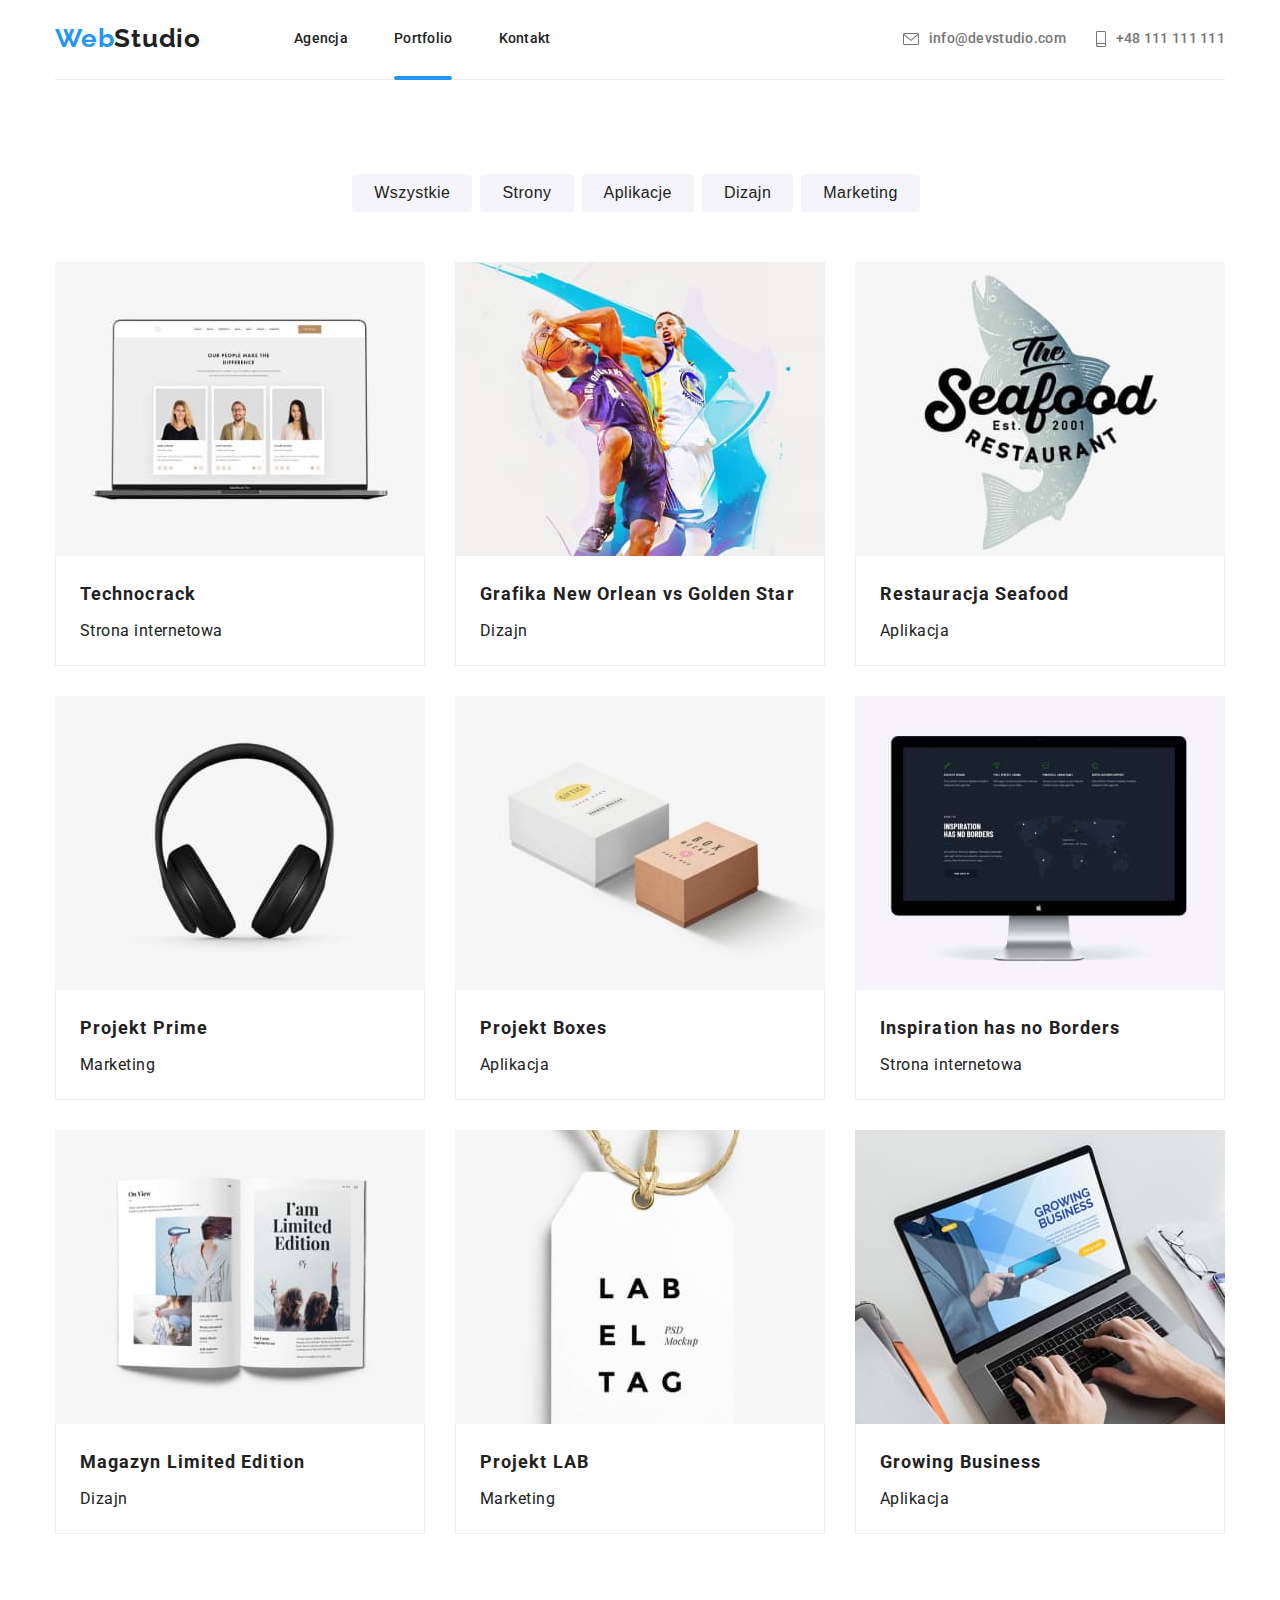
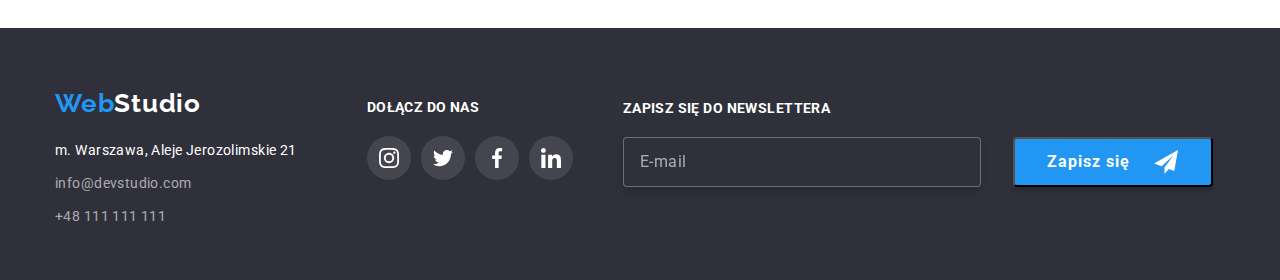
<file: portfolio.html>
<!DOCTYPE html>
<html lang="pl">
  <head>
    <meta charset="UTF-8" />
    <meta http-equiv="X-UA-Compatible" content="IE=edge" />
    <meta name="viewport" content="width=device-width, initial-scale=1.0" />
    <title>portfolio</title>
    <link
      rel="stylesheet"
      href="https://cdnjs.cloudflare.com/ajax/libs/modern-normalize/1.1.0/modern-normalize.min.css"
      integrity="sha512-wpPYUAdjBVSE4KJnH1VR1HeZfpl1ub8YT/NKx4PuQ5NmX2tKuGu6U/JRp5y+Y8XG2tV+wKQpNHVUX03MfMFn9Q=="
      crossorigin="anonymous"
      referrerpolicy="no-referrer"
    />
    <link rel="preconnect" href="https://fonts.googleapis.com" />
    <link rel="preconnect" href="https://fonts.gstatic.com" crossorigin />
    <link
      href="https://fonts.googleapis.com/css2?family=Raleway:wght@700&family=Roboto:wght@400;500;700;900&display=swap"
      rel="stylesheet"
    />
    <link rel="stylesheet" href="./css/main.min.css" />
  </head>
  <body>
    <header>
      <!--Menu-->
      <div class="container">
        <div class="top-line-partition">
          <div class="top-line-partition__left-side">
            <section class="webstudio">
              <a class="webstudio__link" href="./index.html">
                <h3 class="webstudio__link-web-name">
                  Web<span class="webstudio__link--highlight">Studio</span>
                </h3>
              </a>
            </section>
            <nav>
              <ul class="top-line-menu-list">
                <li>
                  <a class="top-line-menu-list__link" href="./index.html"
                    >Agencja</a
                  >
                </li>
                <li>
                  <a
                    class="top-line-menu-list__link top-line-menu-list__link--isactive"
                    href="./portfolio.html"
                    >Portfolio</a
                  >
                </li>
                <li>
                  <a class="top-line-menu-list__link" href="#">Kontakt</a>
                </li>
              </ul>
            </nav>
          </div>
          <div class="top-line-partition__right-side">
            <section class="top-line-contacts">
              <a
                class="top-line-contacts__link"
                href="mailto:info@devstudio.com"
              >
                <svg
                  class="top-line-contacts__link-icon"
                  width="16"
                  height="12"
                >
                  <use href="./images/icons.svg#icon-envelope"></use>
                </svg>
                info@devstudio.com
              </a>
              <a class="top-line-contacts__link" href="tel:+48111111111">
                <svg
                  class="top-line-contacts__link-icon"
                  width="10"
                  height="16"
                >
                  <use href="./images/icons.svg#icon-smartphone"></use>
                </svg>
                +48 111 111 111
              </a>
            </section>
          </div>
        </div>
      </div>
    </header>
    <main>
      <!--filtes-->
      <section class="section">
        <div class="container">
          <ul class="filters">
            <li>
              <button class="filters__btn" type="button">Wszystkie</button>
            </li>
            <li><button class="filters__btn" type="button">Strony</button></li>
            <li>
              <button class="filters__btn" type="button">Aplikacje</button>
            </li>
            <li><button class="filters__btn" type="button">Dizajn</button></li>
            <li>
              <button class="filters__btn" type="button">Marketing</button>
            </li>
          </ul>

          <!--projects-->
          <div class="projects">
            <ul class="projects-list">
              <li class="projects-list__card">
                <a href="#">
                  <figure>
                    <div class="projects-list__card-box">
                      <img
                        class="projects-list__card-img"
                        src="./images/portfolio/portfolio1.jpg"
                        alt="three individual photos of people"
                        width="370"
                        height="294"
                      />
                      <div class="projects-list__card-overlay">
                        <p>
                          Technocrack jest popularną platformą wykorzystywaną do
                          rozpowszechniania koronawirusa. Firmy wykorzystują tę
                          platformę do celów szpiegowskich i ataków na
                          niezabezpieczone serwery konkurencji
                        </p>
                      </div>
                    </div>

                    <figcaption class="projects-list__card-info">
                      <h3 class="projects-list__card-name">Technocrack</h3>
                      <p class="projects-list__card-category-name">
                        Strona internetowa
                      </p>
                    </figcaption>
                  </figure>
                </a>
              </li>

              <li class="projects-list__card">
                <a href="#">
                  <figure>
                    <div class="projects-list__card-box">
                      <img
                        class="projects-list__card-img"
                        src="./images/portfolio/portfolio2.jpg"
                        alt="basketball players fight for the ball"
                        width="370"
                        height="294"
                      />

                      <div class="projects-list__card-overlay">
                        <p>
                          Technocrack jest popularną platformą wykorzystywaną do
                          rozpowszechniania koronawirusa. Firmy wykorzystują tę
                          platformę do celów szpiegowskich i ataków na
                          niezabezpieczone serwery konkurencji
                        </p>
                      </div>
                    </div>
                    <figcaption class="projects-list__card-info">
                      <h3 class="projects-list__card-name">
                        Grafika New Orlean vs Golden Star
                      </h3>
                      <p class="projects-list__card-category-name">Dizajn</p>
                    </figcaption>
                  </figure>
                </a>
              </li>

              <li class="projects-list__card">
                <a href="#">
                  <figure>
                    <div class="projects-list__card-box">
                      <img
                        class="projects-list__card-img"
                        src="./images/portfolio/portfolio3.jpg"
                        alt="the inscription seafood restaurant on the background of fish"
                        width="370"
                        height="294"
                      />
                      <div class="projects-list__card-overlay">
                        <p>
                          Technocrack jest popularną platformą wykorzystywaną do
                          rozpowszechniania koronawirusa. Firmy wykorzystują tę
                          platformę do celów szpiegowskich i ataków na
                          niezabezpieczone serwery konkurencji
                        </p>
                      </div>
                    </div>
                    <figcaption class="projects-list__card-info">
                      <h3 class="projects-list__card-name">
                        Restauracja Seafood
                      </h3>
                      <p class="projects-list__card-category-name">Aplikacja</p>
                    </figcaption>
                  </figure>
                </a>
              </li>

              <li class="projects-list__card">
                <a href="#">
                  <figure>
                    <div class="projects-list__card-box">
                      <img
                        class="projects-list__card-img"
                        src="./images/portfolio/portfolio4.jpg"
                        alt="black wireless headphones"
                        width="370"
                        height="294"
                      />
                      <div class="projects-list__card-overlay">
                        <p>
                          Technocrack jest popularną platformą wykorzystywaną do
                          rozpowszechniania koronawirusa. Firmy wykorzystują tę
                          platformę do celów szpiegowskich i ataków na
                          niezabezpieczone serwery konkurencji
                        </p>
                      </div>
                    </div>
                    <figcaption class="projects-list__card-info">
                      <h3 class="projects-list__card-name">Projekt Prime</h3>
                      <p class="projects-list__card-category-name">Marketing</p>
                    </figcaption>
                  </figure>
                </a>
              </li>

              <li class="projects-list__card">
                <a href="#">
                  <figure>
                    <div class="projects-list__card-box">
                      <img
                        class="projects-list__card-img"
                        src="./images/portfolio/portfolio5.jpg"
                        alt="two small boxes"
                        width="370"
                        height="294"
                      />
                      <div class="projects-list__card-overlay">
                        <p>
                          Technocrack jest popularną platformą wykorzystywaną do
                          rozpowszechniania koronawirusa. Firmy wykorzystują tę
                          platformę do celów szpiegowskich i ataków na
                          niezabezpieczone serwery konkurencji
                        </p>
                      </div>
                    </div>
                    <figcaption class="projects-list__card-info">
                      <h3 class="projects-list__card-name">Projekt Boxes</h3>
                      <p class="projects-list__card-category-name">Aplikacja</p>
                    </figcaption>
                  </figure>
                </a>
              </li>

              <li class="projects-list__card">
                <a href="#">
                  <figure>
                    <div class="projects-list__card-box">
                      <img
                        class="projects-list__card-img"
                        src="./images/portfolio/portfolio6.jpg"
                        alt="world map in gray color"
                        width="370"
                        height="294"
                      />
                      <div class="projects-list__card-overlay">
                        <p>
                          Technocrack jest popularną platformą wykorzystywaną do
                          rozpowszechniania koronawirusa. Firmy wykorzystują tę
                          platformę do celów szpiegowskich i ataków na
                          niezabezpieczone serwery konkurencji
                        </p>
                      </div>
                    </div>
                    <figcaption class="projects-list__card-info">
                      <h3 class="projects-list__card-name">
                        Inspiration has no Borders
                      </h3>
                      <p class="projects-list__card-category-name">
                        Strona internetowa
                      </p>
                    </figcaption>
                  </figure>
                </a>
              </li>

              <li class="projects-list__card">
                <a href="#">
                  <figure>
                    <div class="projects-list__card-box">
                      <img
                        class="projects-list__card-img"
                        src="./images/portfolio/portfolio7.jpg"
                        alt="open magazine with photos of women"
                        width="370"
                        height="294"
                      />
                      <div class="projects-list__card-overlay">
                        <p>
                          Technocrack jest popularną platformą wykorzystywaną do
                          rozpowszechniania koronawirusa. Firmy wykorzystują tę
                          platformę do celów szpiegowskich i ataków na
                          niezabezpieczone serwery konkurencji
                        </p>
                      </div>
                    </div>
                    <figcaption class="projects-list__card-info">
                      <h3 class="projects-list__card-name">
                        Magazyn Limited Edition
                      </h3>
                      <p class="projects-list__card-category-name">Dizajn</p>
                    </figcaption>
                  </figure>
                </a>
              </li>

              <li class="projects-list__card">
                <a href="#">
                  <figure>
                    <div class="projects-list__card-box">
                      <img
                        class="projects-list__card-img"
                        src="./images/portfolio/portfolio8.jpg"
                        alt="white business card with the inscription"
                        width="370"
                        height="294"
                      />
                      <div class="projects-list__card-overlay">
                        <p>
                          Technocrack jest popularną platformą wykorzystywaną do
                          rozpowszechniania koronawirusa. Firmy wykorzystują tę
                          platformę do celów szpiegowskich i ataków na
                          niezabezpieczone serwery konkurencji
                        </p>
                      </div>
                    </div>
                    <figcaption class="projects-list__card-info">
                      <h3 class="projects-list__card-name">Projekt LAB</h3>
                      <p class="projects-list__card-category-name">Marketing</p>
                    </figcaption>
                  </figure>
                </a>
              </li>

              <li class="projects-list__card">
                <a href="#">
                  <figure>
                    <div class="projects-list__card-box">
                      <img
                        class="projects-list__card-img"
                        src="./images/portfolio/portfolio9.jpg"
                        alt="two hands pressing the laptop keyboard"
                        width="370"
                        height="294"
                      />
                      <div class="projects-list__card-overlay">
                        <p>
                          Technocrack jest popularną platformą wykorzystywaną do
                          rozpowszechniania koronawirusa. Firmy wykorzystują tę
                          platformę do celów szpiegowskich i ataków na
                          niezabezpieczone serwery konkurencji
                        </p>
                      </div>
                    </div>
                    <figcaption class="projects-list__card-info">
                      <h3 class="projects-list__card-name">Growing Business</h3>
                      <p class="projects-list__card-category-name">Aplikacja</p>
                    </figcaption>
                  </figure>
                </a>
              </li>
            </ul>
          </div>
        </div>
      </section>
    </main>

    <footer>
      <div class="footer-bg">
        <div class="container">
          <div class="footer-partition">
            <div class="footer-partition__left-side">
              <div class="footer-partition__left-side-first-part">
                <a class="webstudio__footer-link" href="./index.html">
                  <h3 class="webstudio__link-web-name">
                    Web<span class="webstudio__footer-link--highlight"
                      >Studio</span
                    >
                  </h3>
                </a>

                <!--address-->

                <address>
                  <ul class="footer-address-list">
                    <li class="footer-address-list__item">
                      <a
                        class="footer-address-list__item-location"
                        href="https://goo.gl/maps/5ipWP5TEXiPq4uvU9"
                        target="_blank"
                        rel="nofollow noopener noreferrer"
                        >m. Warszawa, Aleje Jerozolimskie 21</a
                      >
                    </li>
                    <li class="footer-address-list__item">
                      <a
                        class="footer-address-list__item-link"
                        href="mailto:info@devstudio.com"
                        >info@devstudio.com</a
                      >
                    </li>
                    <li class="footer-address-list__item">
                      <a
                        class="footer-address-list__item-link"
                        href="tel:+48111111111"
                        >+48 111 111 111</a
                      >
                    </li>
                  </ul>
                </address>
              </div>
              <div class="footer-partition__left-side-second-part">
                <div class="footer-social-icons">
                  <h4 class="footer-social-icons__description">
                    Dołącz do nas
                  </h4>
                  <div>
                    <ul class="footer-social-icons__links">
                      <li>
                        <a href="#">
                          <div class="footer-social-icons__links-item">
                            <svg
                              class="footer-social-icons__links-item-icon"
                              width="20"
                              height="20"
                            >
                              <use
                                href="./images/icons.svg#icon-instagram-2"
                              ></use>
                            </svg>
                          </div>
                        </a>
                      </li>
                      <li>
                        <a href="#">
                          <div class="footer-social-icons__links-item">
                            <svg
                              class="footer-social-icons__links-item-icon"
                              width="20"
                              height="20"
                            >
                              <use
                                href="./images/icons.svg#icon-twitter-1"
                              ></use>
                            </svg>
                          </div>
                        </a>
                      </li>
                      <li>
                        <a href="#">
                          <div class="footer-social-icons__links-item">
                            <svg
                              class="footer-social-icons__links-item-icon"
                              width="20"
                              height="20"
                            >
                              <use
                                href="./images/icons.svg#icon-facebook-1"
                              ></use>
                            </svg>
                          </div>
                        </a>
                      </li>
                      <li>
                        <a href="#">
                          <div class="footer-social-icons__links-item">
                            <svg
                              class="footer-social-icons__links-item-icon"
                              width="20"
                              height="20"
                            >
                              <use
                                href="./images/icons.svg#icon-linkedin-1"
                              ></use>
                            </svg>
                          </div>
                        </a>
                      </li>
                    </ul>
                  </div>
                </div>
              </div>
            </div>
            <div class="footer-partition__right-side">
              <div class="footer-newsletter">
                <h4 class="footer-newsletter__subscribe-description">
                  Zapisz się do newslettera
                </h4>
              </div>

              <form class="footer-newsletter__form-subscribe">
                <label>
                  <input
                    class="footer-newsletter__form-subscribe-email-input"
                    type="email"
                    name="email"
                    placeholder="E-mail"
                  />
                </label>
                <label
                  ><button
                    class="footer-newsletter__form-subscribe-btn"
                    type="submit"
                  >
                    Zapisz się

                    <svg
                      class="footer-newsletter__form-subscribe-icon-send"
                      width="24"
                      height="24"
                    >
                      <use href="./images/icons.svg#icon-send"></use>
                    </svg>
                  </button>
                </label>
              </form>
            </div>
          </div>
        </div>
      </div>
    </footer>
  </body>
</html>
</file>
<file: css/main.min.css>
*{margin:0;padding:0;-webkit-box-sizing:border-box;box-sizing:border-box}h1,h2,h3,h4,p,a{margin:0}li{list-style-type:none}a{text-decoration:none;color:currentColor;font-style:normal}body{font-family:"Roboto",sans-serif;background:#fff;color:#212121}.section{padding-top:60px;padding-bottom:60px}@media screen and (min-width: 760px){.section{padding-top:45px;padding-bottom:45 px}}@media screen and (min-width: 1200px){.section{padding-top:94px;padding-bottom:94px}}img{display:block;width:100%;height:auto}.container{max-width:1200px;width:100%;margin:0 auto;padding:0 15px}@media screen and (min-width: 760px){.container{max-width:768px}}@media screen and (min-width: 1200px){.container{max-width:1200px}}.mobile-menu-btn{background-color:rgba(0,0,0,0);border:none;cursor:pointer}.mobile-menu-btn:focus,.mobile-menu-btn:hover{fill:#2196f3}@media screen and (min-width: 760px){.mobile-menu-btn{display:none}}.menu-container.is-open{-webkit-transform:translateX(0);transform:translateX(0)}.menu-container{background-color:#fff;position:fixed;inset:0;display:-webkit-box;display:-ms-flexbox;display:flex;-webkit-box-orient:vertical;-webkit-box-direction:normal;-ms-flex-direction:column;flex-direction:column;-webkit-box-pack:justify;-ms-flex-pack:justify;justify-content:space-between;-webkit-transform:translateX(100%);transform:translateX(100%);-webkit-transition:-webkit-transform 250ms ease;transition:-webkit-transform 250ms ease;transition:transform 250ms ease;transition:transform 250ms ease, -webkit-transform 250ms ease}.menu-container__close-btn{position:absolute;top:8px;right:8px;background-color:rgba(0,0,0,0);border:none;cursor:pointer;-webkit-transition:color 250ms cubic-bezier(0.4, 0, 0.2, 1);transition:color 250ms cubic-bezier(0.4, 0, 0.2, 1)}.menu-container__close-btn:focus,.menu-container__close-btn:hover{color:#2196f3}.menu-container__mobile-menu{display:-webkit-box;display:-ms-flexbox;display:flex;-webkit-box-orient:vertical;-webkit-box-direction:normal;-ms-flex-direction:column;flex-direction:column;gap:32px;margin-top:48px;margin-left:40px}.menu-container__mobile-menu--link{color:#212121;font-size:40px;font-family:Roboto;font-weight:500;letter-spacing:.8px;-webkit-transition:color 250ms cubic-bezier(0.4, 0, 0.2, 1);transition:color 250ms cubic-bezier(0.4, 0, 0.2, 1)}.menu-container__mobile-menu--link:focus,.menu-container__mobile-menu--link:hover{color:#2196f3}.menu-container__mobile-contact{display:-webkit-box;display:-ms-flexbox;display:flex;-webkit-box-orient:vertical;-webkit-box-direction:normal;-ms-flex-direction:column;flex-direction:column;gap:32px;margin-left:40px}.menu-container__mobile-contact--tel{font-size:34px;font-family:Roboto;font-weight:500;letter-spacing:.68px}.menu-container__mobile-contact--mail{font-size:24px;font-family:Roboto;font-weight:500;letter-spacing:.48px}.menu-container__mobile-contact--item{color:#757575;-webkit-transition:color 250ms cubic-bezier(0.4, 0, 0.2, 1);transition:color 250ms cubic-bezier(0.4, 0, 0.2, 1)}.menu-container__mobile-contact--item:focus,.menu-container__mobile-contact--item:hover{color:#2196f3}.menu-container__mobile-socials{display:-webkit-box;display:-ms-flexbox;display:flex;-ms-flex-wrap:wrap;flex-wrap:wrap;margin-top:64px;margin-bottom:48px;margin-left:40px}.menu-container__mobile-socials--item{color:#757575;font-size:18px;font-family:Roboto;font-weight:500;line-height:22px;letter-spacing:.36px;-webkit-transition:color 250ms cubic-bezier(0.4, 0, 0.2, 1);transition:color 250ms cubic-bezier(0.4, 0, 0.2, 1);padding-left:10px;padding-right:10px;border-right:1px solid rgba(33,33,33,.2)}.menu-container__mobile-socials--item--notborder{border:0}.menu-container__mobile-socials--item:focus,.menu-container__mobile-socials--item:hover{color:#2196f3}.top-line-partition{padding:10px 0;display:-webkit-box;display:-ms-flexbox;display:flex;-webkit-box-align:center;-ms-flex-align:center;align-items:center;-webkit-box-pack:justify;-ms-flex-pack:justify;justify-content:space-between;max-width:1600px;height:80px;border-bottom:1px solid #ececec;margin:auto}@media screen and (min-width: 760px){.top-line-partition{padding:21px 0}}@media screen and (min-width: 1200px){.top-line-partition{padding:24px 0 25px}}.top-line-partition__left-side{display:-webkit-box;display:-ms-flexbox;display:flex;list-style-type:none;-webkit-box-align:center;-ms-flex-align:center;align-items:center}.top-line-partition__right-side{display:-webkit-box;display:-ms-flexbox;display:flex;-webkit-box-pack:justify;-ms-flex-pack:justify;justify-content:space-between}.top-line-menu-list{display:none;-webkit-box-pack:justify;-ms-flex-pack:justify;justify-content:space-between;list-style:none;gap:46px;margin-left:0;padding:0}@media screen and (min-width: 760px){.top-line-menu-list{display:-webkit-box;display:-ms-flexbox;display:flex;margin-left:83px}}@media screen and (min-width: 1200px){.top-line-menu-list{margin-left:93px}}.top-line-menu-list__link{font-weight:500;font-size:14px;line-height:1.14;letter-spacing:.02em;text-decoration:none;color:#212121;-webkit-transition:color 250ms cubic-bezier(0.4, 0, 0.2, 1);transition:color 250ms cubic-bezier(0.4, 0, 0.2, 1)}.top-line-menu-list__link:hover,.top-line-menu-list__link:focus,.top-line-menu-list__link:active{color:#2196f3}.top-line-menu-list__link--isactive::after{content:"";display:block;position:relative;top:29px;width:58px;height:4px;background:#2196f3;border-radius:2px}.top-line-contacts{display:none}@media screen and (min-width: 760px){.top-line-contacts{display:-webkit-box;display:-ms-flexbox;display:flex;-webkit-box-orient:vertical;-webkit-box-direction:normal;-ms-flex-direction:column;flex-direction:column;gap:10px}}@media screen and (min-width: 1200px){.top-line-contacts{-webkit-box-orient:horizontal;-webkit-box-direction:normal;-ms-flex-direction:row;flex-direction:row;gap:30px}}.top-line-contacts__link{text-decoration:none;list-style-type:none;font-weight:500;font-size:14px;line-height:1.14;letter-spacing:.02em;color:#757575;display:-webkit-box;display:-ms-flexbox;display:flex;-webkit-box-align:center;-ms-flex-align:center;align-items:center;-webkit-transition:color 250ms cubic-bezier(0.4, 0, 0.2, 1);transition:color 250ms cubic-bezier(0.4, 0, 0.2, 1)}.top-line-contacts__link:hover,.top-line-contacts__link:focus{color:#2196f3}.top-line-contacts__link-icon{fill:currentColor;margin-right:10px}.header-bg{padding:118px 0;margin:0 auto;display:-webkit-box;display:-ms-flexbox;display:flex;-webkit-box-orient:vertical;-webkit-box-direction:normal;-ms-flex-direction:column;flex-direction:column;-webkit-box-pack:center;-ms-flex-pack:center;justify-content:center;text-align:center;background-image:-webkit-gradient(linear, left top, left bottom, from(rgba(47, 48, 58, 0.4)), to(rgba(47, 48, 58, 0.4))),url(../images/main/header/headerMobile@1x.jpg);background-image:linear-gradient(rgba(47, 48, 58, 0.4), rgba(47, 48, 58, 0.4)),url(../images/main/header/headerMobile@1x.jpg);background-size:cover;background-position:center}@media(min-device-pixel-ratio: 2),(webkit-min-device-pixel-ratio: 2),(-webkit-min-device-pixel-ratio: 2),(min-resolution: 192dpi),(min-resolution: 2dppx){.header-bg{background-image:-webkit-gradient(linear, left top, right top, from(rgba(47, 48, 58, 0.4))),url(../images/main/header/headerMobile@2x.jpg);background-image:linear-gradient(to right rgba(47, 48, 58, 0.4), rgba(47, 48, 58, 0.4)),url(../images/main/header/headerMobile@2x.jpg)}}@media screen and (min-width: 760px){.header-bg{background-image:-webkit-gradient(linear, left top, left bottom, from(rgba(47, 48, 58, 0.4)), to(rgba(47, 48, 58, 0.4))),url(../images/main/header/headerTablet@1x.jpg);background-image:linear-gradient(rgba(47, 48, 58, 0.4), rgba(47, 48, 58, 0.4)),url(../images/main/header/headerTablet@1x.jpg)}}@media screen and (min-width: 760px)and (min-device-pixel-ratio: 2),screen and (min-width: 760px)and (webkit-min-device-pixel-ratio: 2),screen and (min-width: 760px)and (-webkit-min-device-pixel-ratio: 2),screen and (min-width: 760px)and (min-resolution: 192dpi),screen and (min-width: 760px)and (min-resolution: 2dppx){.header-bg{background-image:-webkit-gradient(linear, left top, right top, from(rgba(47, 48, 58, 0.4))),url(../images/main/header/headerTablet@2x.jpg);background-image:linear-gradient(to right rgba(47, 48, 58, 0.4), rgba(47, 48, 58, 0.4)),url(../images/main/header/headerTablet@2x.jpg)}}@media screen and (min-width: 1200px){.header-bg{padding:200px 0;max-width:1600px;background-image:-webkit-gradient(linear, left top, left bottom, from(rgba(47, 48, 58, 0.4)), to(rgba(47, 48, 58, 0.4))),url(../images/main/header/headerDesktop@1x.jpg);background-image:linear-gradient(rgba(47, 48, 58, 0.4), rgba(47, 48, 58, 0.4)),url(../images/main/header/headerDesktop@1x.jpg)}}@media screen and (min-width: 1200px)and (min-device-pixel-ratio: 2),screen and (min-width: 1200px)and (webkit-min-device-pixel-ratio: 2),screen and (min-width: 1200px)and (-webkit-min-device-pixel-ratio: 2),screen and (min-width: 1200px)and (min-resolution: 192dpi),screen and (min-width: 1200px)and (min-resolution: 2dppx){.header-bg{background-image:-webkit-gradient(linear, left top, right top, from(rgba(47, 48, 58, 0.4))),url(../images/main/header/headerDesktop@2x.jpg);background-image:linear-gradient(to right rgba(47, 48, 58, 0.4), rgba(47, 48, 58, 0.4)),url(../images/main/header/headerDesktop@2x.jpg)}}.header-bg__description{font-family:"Roboto",sans-serif;font-weight:900;font-size:26px;line-height:1.6;text-align:center;letter-spacing:.06em;text-transform:uppercase;color:#fff;max-width:365px;height:120px;margin:auto}@media screen and (min-width: 1200px){.header-bg__description{font-size:44px;line-height:1.36;max-width:696px}}.header-bg__btn{width:200px;height:50px;font-weight:700;font-size:16px;line-height:1.88;letter-spacing:.06em;color:#fff;background-color:#2196f3;cursor:pointer;-webkit-box-shadow:0px 4px 4px rgba(0,0,0,.15);box-shadow:0px 4px 4px rgba(0,0,0,.15);border-radius:4px;margin-top:30px;-webkit-transition:color 250ms cubic-bezier(0.4, 0, 0.2, 1),background-color 250ms cubic-bezier(0.4, 0, 0.2, 1);transition:color 250ms cubic-bezier(0.4, 0, 0.2, 1),background-color 250ms cubic-bezier(0.4, 0, 0.2, 1)}.header-bg__btnbtn:hover,.header-bg__btnbtn:focus{color:#fff;background-color:#2196f3}.modal{position:absolute;width:50%;min-width:320px;height:609px;background:#fff;-webkit-box-shadow:0px 1px 3px rgba(0,0,0,.12),0px 1px 1px rgba(0,0,0,.14),0px 2px 1px rgba(0,0,0,.2);box-shadow:0px 1px 3px rgba(0,0,0,.12),0px 1px 1px rgba(0,0,0,.14),0px 2px 1px rgba(0,0,0,.2);border-radius:4px;margin:auto;padding-left:10px;padding-right:10px;padding-bottom:40px}@media screen and (min-width: 760px){.modal{width:450px;height:609px}}@media screen and (min-width: 1200px){.modal{width:528px;height:609px}}.modal__form{padding-top:40px;display:-webkit-box;display:-ms-flexbox;display:flex;-webkit-box-orient:vertical;-webkit-box-direction:normal;-ms-flex-direction:column;flex-direction:column;-webkit-box-align:center;-ms-flex-align:center;align-items:center}.modal__form-title{text-align:center;font-family:"Roboto",sans-serif;font-style:normal;font-weight:700;font-size:20px;line-height:1.15;letter-spacing:.03em;color:#212121;padding-bottom:12px}.modal__form-rectangle{position:relative;display:-webkit-box;display:-ms-flexbox;display:flex;-webkit-box-orient:vertical;-webkit-box-direction:normal;-ms-flex-direction:column;flex-direction:column;padding-left:40px;padding-right:40px;-webkit-transition:fill 250ms cubic-bezier(0.4, 0, 0.2, 1),background-color 250ms cubic-bezier(0.4, 0, 0.2, 1);transition:fill 250ms cubic-bezier(0.4, 0, 0.2, 1),background-color 250ms cubic-bezier(0.4, 0, 0.2, 1)}.modal__form-rectangle:focus-within{fill:#2196f3;border-color:#2196f3}.modal__form-label{font-family:"Roboto",sans-serif;font-style:normal;font-weight:400;font-size:12px;line-height:1.17;letter-spacing:.01em;color:#757575}.modal__form-label-name{padding-top:10px;padding-bottom:4px}.modal__form-label-icon{position:absolute;top:39px;left:53px}.modal__form-input{min-width:280px;height:40px;border:1px solid rgba(33,33,33,.2);border-radius:4px;resize:none;padding-left:42px;outline:none;-webkit-transition:background-color 250ms cubic-bezier(0.4, 0, 0.2, 1);transition:background-color 250ms cubic-bezier(0.4, 0, 0.2, 1)}@media screen and (min-width: 760px){.modal__form-input{width:370px;height:40px}}@media screen and (min-width: 1200px){.modal__form-input{width:448px;height:40px}}.modal__form-input:focus-within{border-color:#2196f3}.modal__form-comment{min-width:280px;height:120px;border:1px solid rgba(33,33,33,.2);border-radius:4px;resize:none;padding:12px 16px 12px 16px;outline:none;-webkit-transition:border 250ms cubic-bezier(0.4, 0, 0.2, 1);transition:border 250ms cubic-bezier(0.4, 0, 0.2, 1)}@media screen and (min-width: 760px){.modal__form-comment{width:370px;height:120px}}@media screen and (min-width: 1200px){.modal__form-comment{width:448px;height:120px}}.modal__form-comment:focus-within{border-color:#2196f3}.modal__form-comment::-webkit-input-placeholder{font-family:"Roboto",sans-serif;font-style:normal;font-weight:400;font-size:12px;line-height:14px;letter-spacing:.01em;color:rgba(117,117,117,.5)}.modal__form-comment::-moz-placeholder{font-family:"Roboto",sans-serif;font-style:normal;font-weight:400;font-size:12px;line-height:14px;letter-spacing:.01em;color:rgba(117,117,117,.5)}.modal__form-comment:-ms-input-placeholder{font-family:"Roboto",sans-serif;font-style:normal;font-weight:400;font-size:12px;line-height:14px;letter-spacing:.01em;color:rgba(117,117,117,.5)}.modal__form-comment::-ms-input-placeholder{font-family:"Roboto",sans-serif;font-style:normal;font-weight:400;font-size:12px;line-height:14px;letter-spacing:.01em;color:rgba(117,117,117,.5)}.modal__form-comment::placeholder{font-family:"Roboto",sans-serif;font-style:normal;font-weight:400;font-size:12px;line-height:14px;letter-spacing:.01em;color:rgba(117,117,117,.5)}.modal__form-statement{padding-top:20px;padding-bottom:30px;display:-webkit-box;display:-ms-flexbox;display:flex;position:relative;-webkit-box-align:center;-ms-flex-align:center;align-items:center;gap:8px}.modal__form-statement-description{font-family:"Roboto",sans-serif;font-style:normal;font-weight:400;font-size:12px;line-height:1.16;letter-spacing:.36px;color:#757575}@media screen and (min-width: 1200px){.modal__form-statement-description{font-size:14px;line-height:1.71;letter-spacing:.03em}}.modal__form-statement-underline{color:#2196f3;text-decoration:underline}.modal__form-custom-checkbox{width:16px;height:15px;border:2px solid #212121;background-color:#fff;border-radius:2px}.modal__form-icon-check{position:absolute;top:23px;left:3px;fill:#fff;cursor:pointer}@media screen and (min-width: 1200px){.modal__form-icon-check{top:28px;left:3px}}.modal__form-btn{width:200px;height:50px;background:#2196f3;-webkit-box-shadow:0px 4px 4px rgba(0,0,0,.15);box-shadow:0px 4px 4px rgba(0,0,0,.15);border-radius:4px;padding-bottom:40px;font-family:"Roboto",sans-serif;font-style:normal;font-weight:700;font-size:16px;line-height:1.88;letter-spacing:.06em;color:#fff;padding-top:10px}.modal__close-btn{position:absolute;top:8px;right:8px;width:30px;height:30px;background-color:#fff;border:1px solid rgba(0,0,0,.1);border-radius:50%;cursor:pointer;display:-webkit-box;display:-ms-flexbox;display:flex;-webkit-box-pack:center;-ms-flex-pack:center;justify-content:center;-webkit-box-align:center;-ms-flex-align:center;align-items:center}input[type=checkbox]:checked+.modal__form-custom-checkbox{background-color:#2196f3;border:#2196f3;border-radius:2px}input[type=checkbox]{position:absolute;opacity:0}input[type=checkbox]:focus{opacity:1;width:16px;height:15px;outline:1px solid #2196f3;outline-offset:-1px}.backdrop{position:fixed;z-index:2;right:0px;left:0px;top:0px;width:100%;height:100%;background-color:rgba(0,0,0,.2);-webkit-transition-property:visibility,opacity,-webkit-transform;transition-property:visibility,opacity,-webkit-transform;transition-property:visibility,opacity,transform;transition-property:visibility,opacity,transform,-webkit-transform;-webkit-transition-duration:.5s;transition-duration:.5s;-webkit-transform:translateX(-50) translateY(-50) scale(1) rotate(720deg) skew(0deg, 0deg);transform:translateX(-50) translateY(-50) scale(1) rotate(720deg) skew(0deg, 0deg);margin:auto;display:-webkit-box;display:-ms-flexbox;display:flex;-webkit-box-align:center;-ms-flex-align:center;align-items:center;-webkit-box-pack:center;-ms-flex-pack:center;justify-content:center}.is-hidden{opacity:0;visibility:hidden;pointer-events:none;-webkit-transform:translateX(-50) translateY(-50) scale(0) rotate(0deg);transform:translateX(-50) translateY(-50) scale(0) rotate(0deg)}.advantages-list{display:-webkit-box;display:-ms-flexbox;display:flex;-webkit-box-orient:vertical;-webkit-box-direction:normal;-ms-flex-direction:column;flex-direction:column;gap:30px}@media screen and (min-width: 760px){.advantages-list{-webkit-box-orient:horizontal;-webkit-box-direction:normal;-ms-flex-direction:row;flex-direction:row;-ms-flex-wrap:wrap;flex-wrap:wrap;gap:30}.advantages-list__item-rectangle{max-width:354px}.advantages-list__item-description{max-width:354px}}@media screen and (min-width: 1200px){.advantages-list{-webkit-box-orient:horizontal;-webkit-box-direction:normal;-ms-flex-direction:row;flex-direction:row;-ms-flex-wrap:nowrap;flex-wrap:nowrap;padding-bottom:94px}.advantages-list__item-rectangle{max-width:270px}.advantages-list__item-description{max-width:270px}}.advantages-list__item-rectangle{height:120px;background:#f5f4fa;border-radius:4px;display:-webkit-box;display:-ms-flexbox;display:flex}.advantages-list__item-rectangle-icon{margin:auto}.advantages-list__item-name{font-weight:700;font-size:14px;line-height:1.14;letter-spacing:.03em;text-transform:uppercase;margin-bottom:10px;margin-top:30px}.advantages-list__item-description{font-size:14px;line-height:1.71;letter-spacing:.03em}.work{display:none;-webkit-box-pack:center;-ms-flex-pack:center;justify-content:center;-webkit-padding-start:0;padding-inline-start:0;gap:30px;list-style-type:none}@media screen and (min-width: 1200px){.work{display:-webkit-box;display:-ms-flexbox;display:flex;margin-bottom:-70px}}.work__label{position:relative;left:0px;top:-70px;width:370px;height:70px;background:rgba(47,48,58,.8);z-index:1;display:-webkit-box;display:-ms-flexbox;display:flex;-webkit-box-pack:center;-ms-flex-pack:center;justify-content:center;-webkit-box-align:center;-ms-flex-align:center;align-items:center}.work__name{font-family:"Roboto",sans-serif;font-style:normal;font-weight:700;font-size:14px;line-height:1.14;text-align:center;letter-spacing:.03em;text-transform:uppercase;color:#fff}.team{background:#f5f4fa;margin:auto;text-align:center;-webkit-box-align:center;-ms-flex-align:center;align-items:center;padding-bottom:0}.team__list{display:-webkit-box;display:-ms-flexbox;display:flex;-webkit-box-orient:vertical;-webkit-box-direction:normal;-ms-flex-direction:column;flex-direction:column;-webkit-padding-start:0;padding-inline-start:0;-webkit-box-pack:center;-ms-flex-pack:center;justify-content:center;-webkit-box-align:center;-ms-flex-align:center;align-items:center;gap:30px;list-style-type:none;margin:0}@media screen and (min-width: 760px){.team__list{-webkit-box-orient:horizontal;-webkit-box-direction:normal;-ms-flex-direction:row;flex-direction:row;-ms-flex-wrap:wrap;flex-wrap:wrap}}.team__list-card{width:100%;background:#fff;-webkit-box-shadow:0px 1px 3px rgba(0,0,0,.12),0px 1px 1px rgba(0,0,0,.14),0px 2px 1px rgba(0,0,0,.2);box-shadow:0px 1px 3px rgba(0,0,0,.12),0px 1px 1px rgba(0,0,0,.14),0px 2px 1px rgba(0,0,0,.2);border-radius:0px 0px 4px 4px}@media screen and (min-width: 760px){.team__list-card{width:354px}}@media screen and (min-width: 1200px){.team__list-card{width:270px}}.team__list-card-info{padding-top:30px;padding-bottom:16px}.team__list-card-name{font-weight:500;font-size:16px;line-height:1.19;letter-spacing:.03em}.team__list-card-title{font-size:16px;line-height:1.19;letter-spacing:.03em;padding-top:10px}.team__list-card-icons{display:-webkit-box;display:-ms-flexbox;display:flex;-webkit-box-orient:horizontal;-webkit-box-direction:normal;-ms-flex-direction:row;flex-direction:row;-webkit-padding-start:0;padding-inline-start:0;-webkit-box-pack:center;-ms-flex-pack:center;justify-content:center;gap:10px;list-style-type:none;padding-bottom:28px}@media screen and (min-width: 1200px){.team__list-card-icons{padding-bottom:28px}}.team__social-icons-likns{width:44px;height:44px;border-radius:50%;display:-webkit-box;display:-ms-flexbox;display:flex;-webkit-box-align:center;-ms-flex-align:center;align-items:center;-ms-flex-pack:distribute;justify-content:space-around;-webkit-transition:color 250ms cubic-bezier(0.4, 0, 0.2, 1),background-color 250ms cubic-bezier(0.4, 0, 0.2, 1);transition:color 250ms cubic-bezier(0.4, 0, 0.2, 1),background-color 250ms cubic-bezier(0.4, 0, 0.2, 1)}.team__social-icons-likns:hover,.team__social-icons-likns:focus{background-color:#2196f3}.team__social-icons-likns:hover>.team__social-icon,.team__social-icons-likns:focus>.team__social-icon{fill:#fff}.team__social-icon{fill:#afb1b8;-webkit-transition:color 250ms cubic-bezier(0.4, 0, 0.2, 1);transition:color 250ms cubic-bezier(0.4, 0, 0.2, 1)}.team__social-icon:hover,.team__social-icon:focus{fill:#fff}.clients{display:-webkit-box;display:-ms-flexbox;display:flex;-webkit-box-orient:horizontal;-webkit-box-direction:normal;-ms-flex-direction:row;flex-direction:row;-ms-flex-wrap:wrap;flex-wrap:wrap;-webkit-padding-start:0;padding-inline-start:0;-webkit-box-pack:center;-ms-flex-pack:center;justify-content:center;gap:30px;list-style-type:none;margin:0}@media screen and (min-width: 760px){.clients{-webkit-box-orient:horizontal;-webkit-box-direction:normal;-ms-flex-direction:row;flex-direction:row;-ms-flex-wrap:wrap;flex-wrap:wrap;gap:30}.clients-rectangle{width:226px;height:92px}}@media screen and (min-width: 1200px){.clients{-webkit-box-orient:horizontal;-webkit-box-direction:normal;-ms-flex-direction:row;flex-direction:row;-ms-flex-wrap:nowrap;flex-wrap:nowrap}.clients-rectangle{width:170px;height:92px}}.clients__rectangle{width:210px;height:92px;border:1px solid #afb1b8;border-radius:4px;display:-webkit-box;display:-ms-flexbox;display:flex;-webkit-box-pack:center;-ms-flex-pack:center;justify-content:center;-webkit-box-align:center;-ms-flex-align:center;align-items:center;-webkit-transition:color 250ms cubic-bezier(0.4, 0, 0.2, 1);transition:color 250ms cubic-bezier(0.4, 0, 0.2, 1)}.clients__rectangle:hover,.clients__rectangle:focus{border:1px solid #2196f3}.clients__rectangle:hover>.clients-icon,.clients__rectangle:focus>.clients-icon{fill:#2196f3}.clients__icon{fill:#afb1b8;-webkit-transition:fill 250ms cubic-bezier(0.4, 0, 0.2, 1);transition:fill 250ms cubic-bezier(0.4, 0, 0.2, 1)}.clients__icon:hover,.clients__icon:focus{fill:#2196f3}.filters{display:-webkit-box;display:-ms-flexbox;display:flex;list-style:none;-webkit-box-pack:center;-ms-flex-pack:center;justify-content:center;padding-bottom:50px}.filtersli:last-child .filters__btn{margin-right:0}.filters__btn{color:var(--main-black);background-color:#f5f4fa;cursor:pointer;font-weight:500;font-size:16px;line-height:1.62;text-align:center;letter-spacing:.03em;border:0;border-radius:4px;margin-right:8px;margin-top:0px;margin-bottom:0px;padding:6px 22px 6px 22px;-webkit-transition:color 250ms cubic-bezier(0.4, 0, 0.2, 1),background-color 250ms cubic-bezier(0.4, 0, 0.2, 1),-webkit-box-shadow 250ms cubic-bezier(0.4, 0, 0.2, 1);transition:color 250ms cubic-bezier(0.4, 0, 0.2, 1),background-color 250ms cubic-bezier(0.4, 0, 0.2, 1),-webkit-box-shadow 250ms cubic-bezier(0.4, 0, 0.2, 1);transition:color 250ms cubic-bezier(0.4, 0, 0.2, 1),background-color 250ms cubic-bezier(0.4, 0, 0.2, 1),box-shadow 250ms cubic-bezier(0.4, 0, 0.2, 1);transition:color 250ms cubic-bezier(0.4, 0, 0.2, 1),background-color 250ms cubic-bezier(0.4, 0, 0.2, 1),box-shadow 250ms cubic-bezier(0.4, 0, 0.2, 1),-webkit-box-shadow 250ms cubic-bezier(0.4, 0, 0.2, 1)}.filters__btn:hover,.filters__btn:focus{color:#fff;background-color:#2196f3;-webkit-box-shadow:0px 3px 1px rgba(0,0,0,.1),0px 1px 2px rgba(0,0,0,.08),0px 2px 2px rgba(0,0,0,.12);box-shadow:0px 3px 1px rgba(0,0,0,.1),0px 1px 2px rgba(0,0,0,.08),0px 2px 2px rgba(0,0,0,.12);border-radius:4px}.projects{text-align:center;-webkit-box-align:center;-ms-flex-align:center;align-items:center}.projects-list{display:-webkit-box;display:-ms-flexbox;display:flex;-ms-flex-wrap:wrap;flex-wrap:wrap;gap:30px;padding:0;list-style-type:none}.projects-list__card{-webkit-transition:background-color 250ms cubic-bezier(0.4, 0, 0.2, 1),-webkit-box-shadow 250ms cubic-bezier(0.4, 0, 0.2, 1);transition:background-color 250ms cubic-bezier(0.4, 0, 0.2, 1),-webkit-box-shadow 250ms cubic-bezier(0.4, 0, 0.2, 1);transition:background-color 250ms cubic-bezier(0.4, 0, 0.2, 1),box-shadow 250ms cubic-bezier(0.4, 0, 0.2, 1);transition:background-color 250ms cubic-bezier(0.4, 0, 0.2, 1),box-shadow 250ms cubic-bezier(0.4, 0, 0.2, 1),-webkit-box-shadow 250ms cubic-bezier(0.4, 0, 0.2, 1)}.projects-list__card:hover,.projects-list__card:focus{background-color:#fff;-webkit-box-shadow:0px 1px 1px rgba(0,0,0,.12),0px 4px 4px rgba(0,0,0,.06),1px 4px 6px rgba(0,0,0,.16);box-shadow:0px 1px 1px rgba(0,0,0,.12),0px 4px 4px rgba(0,0,0,.06),1px 4px 6px rgba(0,0,0,.16)}.projects-list__card-box{position:relative;overflow:hidden}.projects-list__card-img{display:block}.projects-list__card-overlay{position:absolute;top:0;left:0;width:100%;height:100%;background:rgba(33,150,243,.9);-webkit-transform:translatey(100%);transform:translatey(100%);-webkit-transition:-webkit-transform 250ms ease-in-out;transition:-webkit-transform 250ms ease-in-out;transition:transform 250ms ease-in-out;transition:transform 250ms ease-in-out, -webkit-transform 250ms ease-in-out}.projects-list__card:hover .projects-list__card-overlay{-webkit-transform:translatex(0);transform:translatex(0)}.projects-list__card-overlay p{font-family:"Roboto",sans-serif;font-style:normal;font-weight:400;font-size:18px;line-height:1.56;letter-spacing:.03em;color:#fff;padding:49px 45px 49px 24px;text-align:left}.projects-list__card-info{text-align:left;padding:20px 24px 20px 24px;width:370px;height:110px;background:#fff;border-width:0 1px 1px;border-style:solid;border-color:#eee}.projects-list__card-name{font-weight:700;font-size:18px;line-height:2;letter-spacing:.06em;padding-bottom:4px}.projects-list__card-category-name{font-size:16px;line-height:1.88;letter-spacing:.03em}.footer-partition{display:-webkit-box;display:-ms-flexbox;display:flex;-webkit-box-orient:vertical;-webkit-box-direction:normal;-ms-flex-direction:column;flex-direction:column}.footer-partition__left-side{display:-webkit-box;display:-ms-flexbox;display:flex;-webkit-box-orient:vertical;-webkit-box-direction:normal;-ms-flex-direction:column;flex-direction:column}.footer-partition__left-side-first-part{padding-top:60px}.footer-partition__left-side-second-part{padding-top:60px}.footer-partition__right-side{display:-webkit-box;display:-ms-flexbox;display:flex;-webkit-box-orient:vertical;-webkit-box-direction:normal;-ms-flex-direction:column;flex-direction:column;-webkit-box-align:center;-ms-flex-align:center;align-items:center;gap:20px;padding-top:60px}@media screen and (min-width: 1200px){.footer-partition{display:-webkit-box;display:-ms-flexbox;display:flex;-webkit-box-orient:horizontal;-webkit-box-direction:normal;-ms-flex-direction:row;flex-direction:row}.footer-partition__left-side{display:-webkit-box;display:-ms-flexbox;display:flex;-webkit-box-orient:horizontal;-webkit-box-direction:normal;-ms-flex-direction:row;flex-direction:row}.footer-partition__left-side-first-part{padding-top:60px}.footer-partition__left-side-second-part{padding-top:72px;padding-left:70px}.footer-partition__right-side{-webkit-box-align:start;-ms-flex-align:start;align-items:flex-start;padding-top:32px;padding-left:50px}}@media screen and (min-width: 760px){.footer-partition{display:-webkit-box;display:-ms-flexbox;display:flex;-webkit-box-orient:vertical;-webkit-box-direction:normal;-ms-flex-direction:column;flex-direction:column;-webkit-box-align:center;-ms-flex-align:center;align-items:center}.footer-partition__left-side{display:-webkit-box;display:-ms-flexbox;display:flex;-webkit-box-orient:horizontal;-webkit-box-direction:normal;-ms-flex-direction:row;flex-direction:row}.footer-partition__left-side-first-part{padding-top:60px}.footer-partition__left-side-second-part{padding-top:72px;padding-left:78px}.footer-partition__right-side{display:-webkit-box;display:-ms-flexbox;display:flex;gap:20px;-webkit-box-orient:vertical;-webkit-box-direction:normal;-ms-flex-direction:column;flex-direction:column;padding-top:60px}}@media screen and (min-width: 1200px){.footer-partition{display:-webkit-box;display:-ms-flexbox;display:flex;-webkit-box-orient:horizontal;-webkit-box-direction:normal;-ms-flex-direction:row;flex-direction:row;-webkit-box-align:left;-ms-flex-align:left;align-items:left}.footer-partition__left-side{display:-webkit-box;display:-ms-flexbox;display:flex;-webkit-box-orient:horizontal;-webkit-box-direction:normal;-ms-flex-direction:row;flex-direction:row}.footer-partition__left-side-first-part{padding-top:60px}.footer-partition__left-side-second-part{padding-top:72px;padding-left:70px}.footer-partition__right-side{-webkit-box-align:left;-ms-flex-align:left;align-items:left;padding-top:32px;padding-left:50px}}.footer-bg{background:#2f303a;height:603px;margin:auto}@media screen and (min-width: 760px){.footer-bg{height:463px}}@media screen and (min-width: 1200px){.footer-bg{height:252px}}.footer-address-list{list-style:none;-webkit-padding-start:0;padding-inline-start:0;padding-top:20px;text-align:center}.footer-address-list__item{padding-bottom:9px}.footer-address-list__item:last-child{padding-bottom:0}.footer-address-list__item-location{color:#fff;font-size:14px;line-height:1.71;letter-spacing:.03em;text-decoration:none;-webkit-transition:color 250ms cubic-bezier(0.4, 0, 0.2, 1);transition:color 250ms cubic-bezier(0.4, 0, 0.2, 1)}.footer-address-list__item-link{font-size:14px;line-height:1.71;letter-spacing:.03em;color:rgba(255,255,255,.6);text-decoration:none;-webkit-transition:color 250ms cubic-bezier(0.4, 0, 0.2, 1);transition:color 250ms cubic-bezier(0.4, 0, 0.2, 1)}.footer-address-list__item-link:hover,.footer-address-list__item-link:focus{color:#2196f3}@media screen and (min-width: 760px){.footer-address-list{text-align:center}}@media screen and (min-width: 1200px){.footer-address-list{text-align:left}}.footer-social-icons__description{text-align:center;font-weight:700;font-size:14px;line-height:1.14;letter-spacing:.03em;text-transform:uppercase;color:#fff;padding-bottom:20px}@media screen and (min-width: 1200px){.footer-social-icons__description{text-align:left}}.footer-social-icons__links{display:-webkit-box;display:-ms-flexbox;display:flex;-webkit-box-orient:horizontal;-webkit-box-direction:normal;-ms-flex-direction:row;flex-direction:row;-webkit-padding-start:0;padding-inline-start:0;-webkit-box-pack:center;-ms-flex-pack:center;justify-content:center;gap:10px;list-style-type:none}.footer-social-icons__links-item{width:44px;height:44px;border-radius:50%;display:-webkit-box;display:-ms-flexbox;display:flex;-webkit-box-align:center;-ms-flex-align:center;align-items:center;-ms-flex-pack:distribute;justify-content:space-around;background:rgba(255,255,255,.1);-webkit-transition:background-color 250ms cubic-bezier(0.4, 0, 0.2, 1);transition:background-color 250ms cubic-bezier(0.4, 0, 0.2, 1)}.footer-social-icons__links-item:hover,.footer-social-icons__links-item:focus{background:#2196f3}.footer-social-icons__links-item-icon{fill:#fff}.footer-newsletter__subscribe-description{font-weight:700;font-size:14px;line-height:1.14;letter-spacing:.03em;text-transform:uppercase;color:#fff}.footer-newsletter__form-subscribe{display:-webkit-box;display:-ms-flexbox;display:flex;gap:20px;-webkit-box-orient:vertical;-webkit-box-direction:normal;-ms-flex-direction:column;flex-direction:column;-webkit-box-align:center;-ms-flex-align:center;align-items:center}.footer-newsletter__form-subscribe-email-input{width:100%;height:50px;border:1px solid rgba(255,255,255,.3);-webkit-filter:drop-shadow(0px 4px 4px rgba(0, 0, 0, 0.15));filter:drop-shadow(0px 4px 4px rgba(0, 0, 0, 0.15));border-radius:4px;background:#2f303a;padding-left:16px}.footer-newsletter__form-subscribe-email-input::-webkit-input-placeholder{font-family:"Roboto",sans-serif;font-style:normal;font-weight:400;font-size:16px;line-height:1.25;display:-webkit-box;display:flex;-webkit-box-align:center;align-items:center;letter-spacing:.03em;color:rgba(255,255,255,.6)}.footer-newsletter__form-subscribe-email-input::-moz-placeholder{font-family:"Roboto",sans-serif;font-style:normal;font-weight:400;font-size:16px;line-height:1.25;display:flex;align-items:center;letter-spacing:.03em;color:rgba(255,255,255,.6)}.footer-newsletter__form-subscribe-email-input:-ms-input-placeholder{font-family:"Roboto",sans-serif;font-style:normal;font-weight:400;font-size:16px;line-height:1.25;display:-ms-flexbox;display:flex;-ms-flex-align:center;align-items:center;letter-spacing:.03em;color:rgba(255,255,255,.6)}.footer-newsletter__form-subscribe-email-input::-ms-input-placeholder{font-family:"Roboto",sans-serif;font-style:normal;font-weight:400;font-size:16px;line-height:1.25;display:-ms-flexbox;display:flex;-ms-flex-align:center;align-items:center;letter-spacing:.03em;color:rgba(255,255,255,.6)}.footer-newsletter__form-subscribe-email-input::placeholder{font-family:"Roboto",sans-serif;font-style:normal;font-weight:400;font-size:16px;line-height:1.25;display:-webkit-box;display:-ms-flexbox;display:flex;-webkit-box-align:center;-ms-flex-align:center;align-items:center;letter-spacing:.03em;color:rgba(255,255,255,.6)}.footer-newsletter__form-subscribe-btn{width:200px;height:50px;background:#2196f3;-webkit-box-shadow:0px 4px 4px rgba(0,0,0,.15);box-shadow:0px 4px 4px rgba(0,0,0,.15);border-radius:4px;margin-left:12px;font-family:"Roboto",sans-serif;font-style:normal;font-weight:700;font-size:16px;line-height:1.88;letter-spacing:.06em;color:#fff;display:-webkit-box;display:-ms-flexbox;display:flex;-webkit-box-align:center;-ms-flex-align:center;align-items:center;-webkit-box-pack:center;-ms-flex-pack:center;justify-content:center}.footer-newsletter__form-subscribe-icon-send{fill:#fff;margin-left:24px}@media screen and (min-width: 1200px){.footer-newsletter .footer-newsletter{text-align:left}.footer-newsletter__form-subscribe{display:-webkit-box;display:-ms-flexbox;display:flex;gap:20px;-webkit-box-orient:horizontal;-webkit-box-direction:normal;-ms-flex-direction:row;flex-direction:row}.footer-newsletter__form-subscribe-email-input{width:358px}}.webstudio,.webstudio__footer-link{margin-top:24px;margin-bottom:25px}.webstudio__link{text-decoration:none}.webstudio__link-web-name{font-family:"Raleway",sans-serif;font-weight:700;font-size:26px;line-height:1.19;letter-spacing:.03em;color:#2196f3}.webstudio__link--highlight{color:#212121}.webstudio__footer-link{text-align:center}@media screen and (min-width: 1200px){.webstudio__footer-link{text-align:left}}.webstudio__footer-link--highlight{color:#fff}.header-primary{font-weight:700;font-size:36px;line-height:1.17;text-align:center;letter-spacing:.03em;padding-bottom:50px}.header-primary--none{display:none}@media screen and (min-width: 1200px){.header-primary--none{display:-webkit-box;display:-ms-flexbox;display:flex;-webkit-box-pack:center;-ms-flex-pack:center;justify-content:center}}/*# sourceMappingURL=main.min.css.map */
</file>
